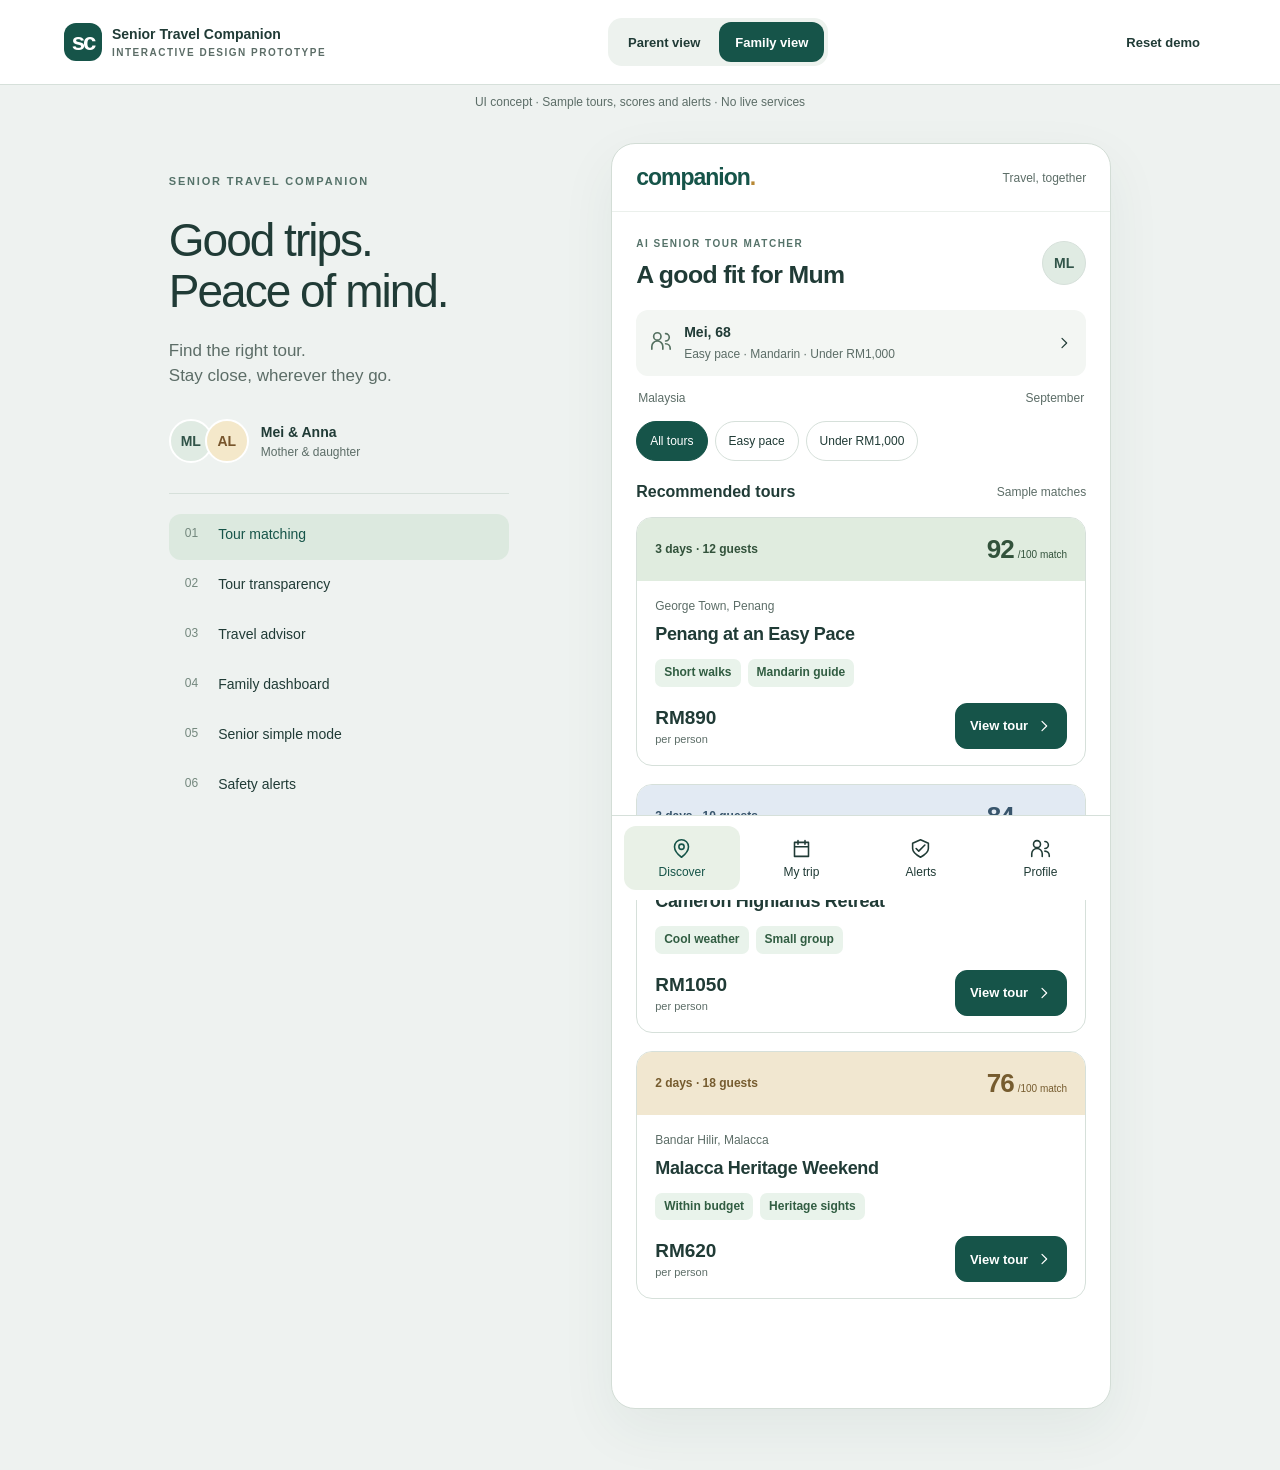
<file: prototype/index.html>
<!doctype html>
<html lang="en">
<head>
  <meta charset="utf-8">
  <meta name="viewport" content="width=device-width, initial-scale=1">
  <meta name="theme-color" content="#124c45">
  <title>Senior Travel Companion | Interactive Prototype</title>
  <link rel="stylesheet" href="styles.css">
  <script src="app.js" defer></script>
  <script src="views.js" defer></script>
</head>
<body>
  <a class="skip" href="#screen">Skip to app</a>
  <header class="demo-header">
    <div class="brand"><span class="brand-mark" aria-hidden="true">sc</span><div>Senior Travel Companion<small>INTERACTIVE DESIGN PROTOTYPE</small></div></div>
    <div class="role-switch" aria-label="Preview role">
      <button data-role="parent" aria-pressed="true">Parent view</button>
      <button data-role="child" aria-pressed="false">Family view</button>
    </div>
    <button class="reset" id="reset">Reset demo</button>
  </header>
  <div class="demo-note">UI concept · Sample tours, scores and alerts · No live services</div>
  <div class="workspace">
    <aside class="context">
      <p class="eyebrow">SENIOR TRAVEL COMPANION</p>
      <h1>Good trips.<br>Peace of mind.</h1>
      <p>Find the right tour.<br>Stay close, wherever they go.</p>
      <div class="people"><span class="avatar">ML</span><span class="avatar secondary">AL</span><div><strong>Mei &amp; Anna</strong><small>Mother &amp; daughter</small></div></div>
      <nav class="preview-menu" aria-label="Preview screens">
        <button data-preview="tours"><span>01</span> Tour matching</button>
        <button data-preview="trust"><span>02</span> Tour transparency</button>
        <button data-preview="advisor"><span>03</span> Travel advisor</button>
        <button data-preview="dashboard"><span>04</span> Family dashboard</button>
        <button data-preview="parent"><span>05</span> Senior simple mode</button>
        <button data-preview="alerts"><span>06</span> Safety alerts</button>
      </nav>
    </aside>
    <section class="app-shell" aria-label="Travel app prototype">
      <div class="app-brand"><strong>companion<span aria-hidden="true">.</span></strong><span>Travel, together</span></div>
      <main id="screen" tabindex="-1"></main>
      <nav id="app-nav" aria-label="App navigation"></nav>
    </section>
  </div>
  <div id="announcement" class="sr-only" role="status" aria-live="polite"></div>
</body>
</html>
</file>
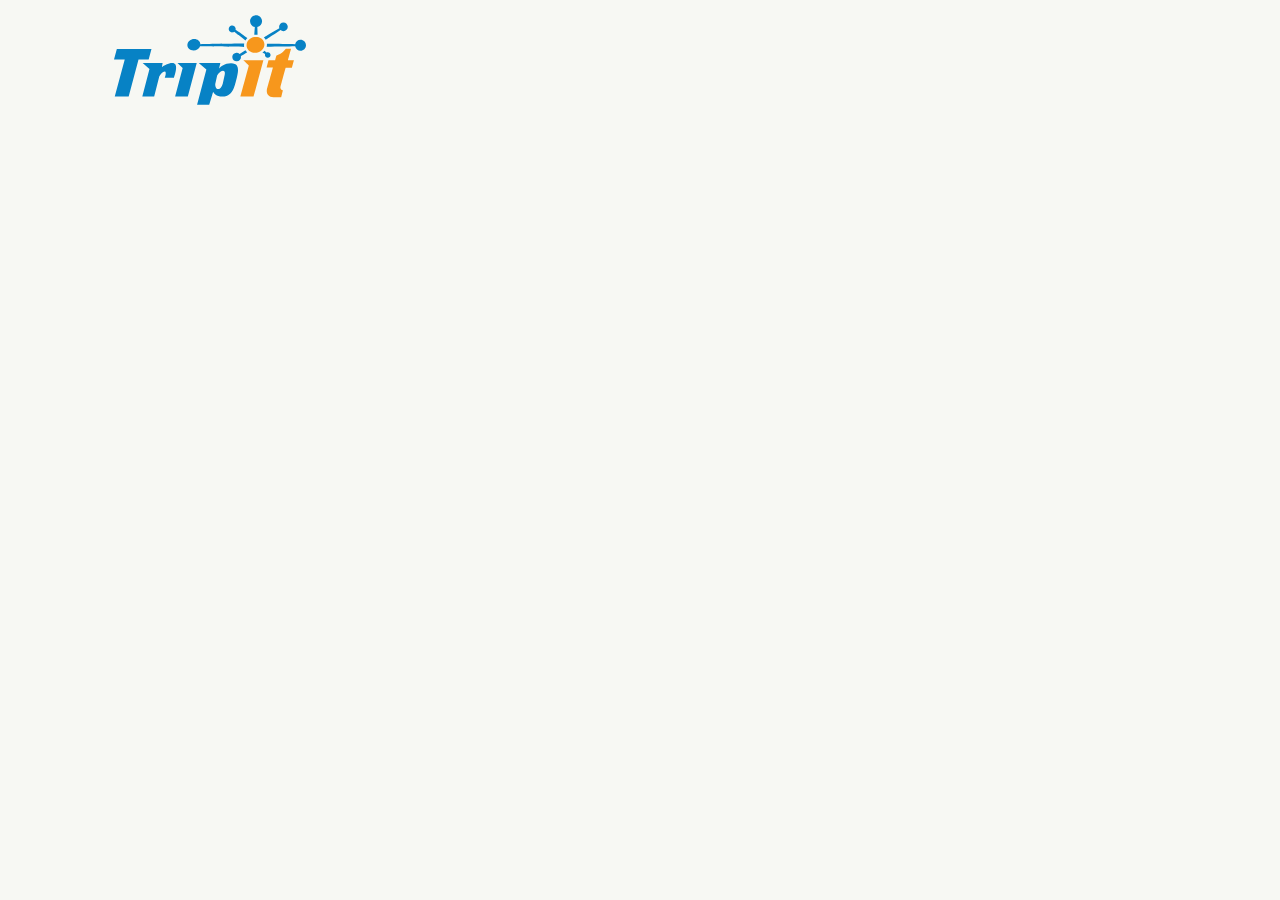
<file: .ppt-build/logos/tripit-render.html>
<!doctype html><html><style>html,body{margin:0;width:420px;height:120px;background:#F7F8F3;display:grid;place-items:center}img{width:300px;height:90px;object-fit:contain}</style><body><img src="tripit-official.svg"></body></html>
</file>
<file: prototype/styles.css>
:root{font-family:Inter,-apple-system,BlinkMacSystemFont,'Segoe UI',Arial,sans-serif;color:#203b36;background:#eef2f0;font-size:16px;--green:#165449;--ink:#203b36;--muted:#5c6d67;--line:#d6e0da;--pale:#edf4ef;--red:#a83238}
*{box-sizing:border-box}body{margin:0}button,input,select{font:inherit}button{cursor:pointer;min-height:44px;border:1px solid var(--line);border-radius:12px;background:white;color:var(--ink);padding:12px 16px;font-weight:600}button:hover{background:#edf4ef}button:focus-visible,a:focus-visible,input:focus-visible,select:focus-visible,summary:focus-visible{outline:3px solid #356ed0;outline-offset:3px}h1,h2,h3,p{margin-top:0}h2{font-size:1.55em;font-weight:650;line-height:1.2;letter-spacing:-.025em;margin-bottom:12px}h3{font-size:1em;line-height:1.35;font-weight:650;margin-bottom:10px}p{line-height:1.5}small{display:block}.icon{width:22px;height:22px;fill:none;stroke:currentColor;stroke-width:1.8;stroke-linecap:round;stroke-linejoin:round;flex-shrink:0}.sr-only{position:absolute;width:1px;height:1px;overflow:hidden;clip:rect(0,0,0,0)}.skip{position:absolute;top:-100px}.skip:focus{top:8px;left:8px;z-index:99;background:white;padding:16px}.demo-header{display:flex;align-items:center;justify-content:space-between;gap:24px;padding:18px 5%;border-bottom:1px solid var(--line);background:white}.brand{display:flex;align-items:center;gap:10px;font-size:14px;font-weight:650}.brand small{font-size:10px;letter-spacing:1.5px;color:var(--muted);margin-top:5px}.brand-mark{width:38px;height:38px;display:grid;place-items:center;background:var(--green);color:white;border-radius:12px;font-size:24px;letter-spacing:-2px}.role-switch{display:flex;padding:4px;gap:3px;border-radius:14px;background:#edf2ee}.role-switch button{font-size:13px;min-height:40px;border:0;background:transparent}.role-switch button[aria-pressed=true]{background:var(--green);color:white}.reset{border:0;font-size:13px}.demo-note{padding:10px 16px;text-align:center;font-size:12px;color:var(--muted)}.workspace{display:grid;grid-template-columns:340px minmax(0,500px);gap:8vw;justify-content:center;align-items:start;padding:24px 30px 60px}.context{padding-top:30px;position:sticky;top:30px}.eyebrow{font-size:11px;letter-spacing:1.8px;font-weight:700;color:#557269;margin-bottom:13px}.context h1{font-size:46px;font-weight:500;line-height:1.12;letter-spacing:-2px;margin:25px 0 20px}.context>p:not(.eyebrow){font-size:17px;color:var(--muted)}.people{display:flex;align-items:center;margin:30px 0}.avatar{width:44px;height:44px;border-radius:50%;display:inline-grid;place-items:center;flex-shrink:0;background:#e0ebe3;font-size:14px;font-weight:650;color:#315449;border:2px solid white}.secondary{background:#f4e8ca;color:#77552c}.people .secondary{margin-left:-8px;margin-right:12px}.people strong{font-size:14px}.people small{font-size:12px;color:var(--muted);margin-top:4px}.preview-menu{border-top:1px solid var(--line);padding-top:20px;display:grid;gap:4px}.preview-menu button{text-align:left;border:0;background:transparent;font-size:14px;display:flex;gap:20px;min-height:46px;font-weight:500}.preview-menu button span{color:#73877d;font-size:12px}.preview-menu button.active{background:#dce9df;color:var(--green)}.app-shell{min-width:0;background:white;border:1px solid #d3ddd6;border-radius:24px;overflow:clip;box-shadow:0 20px 55px #1a4e3910}.app-brand{display:flex;justify-content:space-between;align-items:center;padding:20px 24px;border-bottom:1px solid #ebf0ec;font-size:12px;color:var(--muted)}.app-brand strong{font-size:23px;color:var(--green);letter-spacing:-1px}.app-brand strong span{color:#b78835}#screen{padding:24px;min-height:520px;font-size:18px;outline:none}.family #screen{font-size:16px}#screen.large{font-size:24px}#screen h2{max-width:100%}.page-head{display:flex;align-items:center;justify-content:space-between;gap:12px;margin-bottom:20px}.page-head h2{margin-bottom:0}.page-head .eyebrow{font-size:10px;letter-spacing:1.5px;margin-bottom:9px}.profile-btn{padding:0;border:1px solid var(--line)}.sub{font-size:.9em;line-height:1.5;color:var(--muted);margin-bottom:16px}.micro{font-size:12px;color:var(--muted);line-height:1.5;margin:16px 0 0}.brief{margin:20px 0}.section-title{margin-top:25px;margin-bottom:14px}.section-line{display:flex;justify-content:space-between;align-items:center;gap:12px;margin:24px 0 14px}.section-line h3{margin:0}.section-line>span{font-size:12px;color:var(--muted)}.back{border:0;display:flex;align-items:center;gap:6px;padding:8px 0;margin:-8px 0 14px;font-size:.85em;min-height:44px}.back .icon{width:17px}.primary{background:var(--green);border-color:var(--green);color:white}.primary:hover{background:#103e36}.action{min-height:58px;width:100%;display:flex;align-items:center;justify-content:center;gap:10px;font-size:1em;margin-top:12px;padding:15px;font-weight:600}.family .action{min-height:50px;font-size:14px}.danger{border-color:#dbafb1;color:var(--red);background:#fff6f5}.danger:hover{background:#fce9e6}.two-actions{display:grid;grid-template-columns:1fr 1fr;gap:10px}.two-actions .action{padding:14px 8px}.text-link{display:flex;align-items:center;justify-content:space-between;gap:10px;border:0;background:none;color:var(--green);font-size:13px;min-height:44px;padding:10px 0}.text-link .icon{width:16px}.score-strip .text-link{font-size:12px}.badge{display:inline-flex;align-items:center;padding:6px 9px;border-radius:7px;background:#e9f3eb;color:#315d42;font-size:12px;font-weight:550;line-height:1.3}.badge.neutral{background:#eff1f0;color:#5b6a62}.tag-row{display:flex;gap:7px;flex-wrap:wrap}.profile-strip{display:flex;align-items:center;text-align:left;gap:12px;padding:13px 14px;width:100%;background:#f3f6f3;border:0}.profile-strip>span{color:#547060}.profile-strip>div{flex:1}.profile-strip strong{font-size:14px}.profile-strip small{font-size:12px;font-weight:400;color:var(--muted);margin-top:5px;line-height:1.45}.profile-strip>.icon{width:16px}.search-bar{display:flex;align-items:center;gap:9px;border:1px solid var(--line);border-radius:12px;padding:14px;margin:18px 0;font-size:14px}.search-bar .icon{width:18px;color:#698074}.search-date{margin-left:auto;color:var(--muted);font-size:12px}.chips{display:flex;align-items:center;flex-wrap:wrap;gap:7px;margin:16px 0}.chips button{border-radius:22px;padding:10px 13px;min-height:40px;font-size:12px;font-weight:500;background:white}.chips button[aria-pressed=true],.selected-label{background:var(--green);color:white;border-color:var(--green)}.chips>span{font-size:12px;color:var(--muted)}.chips .selected-label{padding:10px 15px;border-radius:20px;color:white}.tour-list{display:grid;gap:18px}.tour-card{border:1px solid var(--line);border-radius:16px;overflow:hidden}.tour-band{display:flex;justify-content:space-between;align-items:center;padding:16px 18px}.green{background:#e0ecdf;color:#32523b}.blue{background:#e2eaf3;color:#38556c}.gold{background:#f1e7d0;color:#765c2f}.tour-band>span{font-size:12px;font-weight:550}.tour-band>strong{font-size:26px;display:flex;align-items:baseline;gap:4px;letter-spacing:-1px}.tour-band small{font-size:10px;font-weight:500;letter-spacing:0}.tour-content{padding:18px}.location{font-size:12px;color:var(--muted);margin-bottom:7px}.tour-content h3{font-size:18px;margin-bottom:13px;letter-spacing:-.3px}.tour-bottom{display:flex;justify-content:space-between;align-items:center;gap:10px;margin-top:20px}.tour-bottom strong{font-size:19px;font-weight:650}.tour-bottom small{font-size:11px;color:var(--muted);margin-top:4px}.compact{display:flex;align-items:center;gap:8px;font-size:13px;min-height:44px;padding:11px 14px}.compact .icon{width:16px}.person-row{display:flex;align-items:center;gap:12px;padding:16px 0}.person-row>div{min-width:0}.person-row strong{font-size:.95em;font-weight:600}.person-row small{font-size:.78em;color:var(--muted);margin-top:5px;line-height:1.4}.field{display:block;font-size:13px;font-weight:550;margin:0}.field select{width:100%;font-size:13px;border:1px solid #afbeb4;background:white;color:var(--ink);border-radius:10px;padding:13px 9px;min-height:48px;margin-top:8px}.form-grid{display:grid;grid-template-columns:1fr 1fr;gap:18px 12px;margin:20px 0}.preference-grid{display:grid;grid-template-columns:1fr 1fr;gap:10px}.preference{display:flex;align-items:center;gap:8px;min-height:48px;padding:10px;font-size:12px;background:#f4f7f4;border-radius:10px}.preference input,.choice input{accent-color:var(--green);width:20px;height:20px;flex-shrink:0}.tour-hero{padding:25px 22px;border-radius:16px}.tour-hero p{font-size:12px;margin-bottom:9px}.tour-hero h2{font-size:27px;max-width:320px}.tour-hero>span{font-size:12px}.score-strip{display:flex;align-items:center;justify-content:space-between;gap:12px;padding:17px 0}.score-strip>div{display:flex;align-items:center;gap:10px}.score-strip>div>span:last-child{font-size:13px}.score-strip small{font-size:11px;color:var(--muted);margin-top:4px}.score-mini{font-size:26px;font-weight:650;color:var(--green)}.facts{display:grid;grid-template-columns:repeat(3,minmax(0,1fr));gap:10px;padding:18px 0;border-block:1px solid var(--line)}.facts>div{display:flex;align-items:flex-start;flex-direction:column;gap:7px}.facts .icon{width:20px;color:var(--muted)}.facts strong{font-size:14px;font-weight:600}.facts span{font-size:11px;color:var(--muted)}.itinerary-mini>div{display:flex;align-items:center;gap:18px;padding:14px 0;border-bottom:1px solid #edf1ed}.itinerary-mini span{font-size:11px;color:var(--muted);min-width:43px}.itinerary-mini strong{font-size:13px;font-weight:550;line-height:1.4}.price-line{display:flex;justify-content:space-between;align-items:center;margin:24px 0 6px;font-size:13px}.price-line strong{font-size:24px}.price-line>div>span{color:var(--muted)}.advisor-score{display:flex;align-items:center;gap:23px;padding:22px 0}.advisor-score h3{font-size:20px;margin-bottom:8px}.advisor-score p{font-size:12px;color:var(--muted);margin-bottom:12px}.score-ring{width:128px;height:128px;flex-shrink:0;display:grid;place-items:center;border-radius:50%;background:conic-gradient(var(--green) var(--score),#e6eee6 0)}.score-ring>div{width:108px;height:108px;display:grid;place-content:center;text-align:center;background:white;border-radius:50%}.score-ring strong{font-size:38px;font-weight:600;letter-spacing:-2px;line-height:1.2}.score-ring span{font-size:11px;color:var(--muted)}.input-tags{display:flex;gap:7px;flex-wrap:wrap;margin:12px 0 25px}.input-tags span{font-size:11px;padding:6px 8px;background:#f1f4f1;border-radius:6px;display:flex;align-items:center;gap:4px}.input-tags .icon{width:12px;height:12px}.score-row{margin:15px 0}.score-row>div:first-child{display:flex;justify-content:space-between;font-size:13px;margin-bottom:8px}.score-row strong{font-weight:600}.bar{height:6px;border-radius:5px;background:#eaf0ea;overflow:hidden}.bar i{display:block;height:100%;background:#43755d;border-radius:5px}.insight{background:#edf5ee;padding:16px;border-radius:12px;margin-top:18px}.insight h3{display:flex;align-items:center;gap:8px;font-size:13px}.insight .icon{width:17px;height:17px}.insight p{font-size:13px;margin-bottom:0;color:#46604d}.warning{background:#fff5df;color:#78591d}.warning p{color:#78591d}.trust-summary{display:flex;align-items:center;gap:13px;background:#f1f5f1;padding:16px;border-radius:12px;margin:20px 0 5px}.trust-summary strong{font-size:14px}.trust-summary small{font-size:11px;color:var(--muted);margin-top:6px}.trust-item{border-top:1px solid var(--line)}.trust-item summary{display:flex;align-items:center;gap:12px;min-height:76px;cursor:pointer;list-style:none}.trust-item summary::-webkit-details-marker{display:none}.trust-item summary>span:nth-child(2){flex:1}.trust-item strong{font-size:14px;font-weight:550}.trust-item small{font-size:12px;color:var(--muted);margin-top:5px}.expand{font-size:20px;color:var(--muted)}.trust-item[open] .expand{transform:rotate(45deg)}.trust-detail{padding:0 15px 18px 34px;font-size:12px;color:var(--muted);line-height:1.5}.trust-detail p{color:#78591d;margin-bottom:7px}.trust-detail span{display:block}.trip-label{display:flex;align-items:center;gap:7px;color:var(--muted);font-size:13px}.trip-label .icon{width:17px}.parent-status{border:1px solid var(--line);padding:4px 17px 17px;border-radius:16px;margin:20px 0 15px}.status-line{display:flex;justify-content:space-between;align-items:center;gap:8px}.status-line>span:last-child{font-size:11px;color:var(--muted)}.dashboard-grid{display:grid;grid-template-columns:1fr 1fr;gap:10px}.dashboard-grid>div{padding:15px;background:#f2f5f1;border-radius:12px}.dashboard-grid span{font-size:11px;color:var(--muted)}.dashboard-grid strong{display:block;font-size:14px;margin:10px 0 7px}.dashboard-grid small{font-size:12px;color:var(--muted)}.alert-preview{display:flex;align-items:center;width:100%;gap:12px;margin-top:17px;background:#f7f2e8;border-color:#e5d9bd;text-align:left}.alert-preview span{flex:1}.alert-preview strong{font-size:14px}.alert-preview small{font-size:11px;color:#736247;margin-top:5px;font-weight:400}.alert-preview>.icon{width:20px;color:#806329}.alert-detail{padding:24px;background:#fff5df;border:1px solid #ead9ad;border-radius:16px;margin:22px 0}.alert-detail h3{font-size:20px;margin:16px 0 8px}.alert-detail p{font-size:14px;color:#785b21;margin-bottom:13px}.alert-detail>span:last-child{font-size:11px;color:#806637}.alert-symbol{display:grid;place-items:center;width:40px;height:40px;background:#f2e1b7;border-radius:12px;color:#79561c}.sos-detail{background:#fff0ed;border-color:#e5bfbb}.sos-detail h3,.sos-detail p{color:#943737}.sos-detail .alert-symbol{background:#f8d9d4;color:#943737}.recipient{display:flex;align-items:center;justify-content:space-between;gap:10px;border-bottom:1px solid #e9eeea}.receipt{font-size:11px;color:#3d684a;background:#edf4eb;padding:6px 7px;border-radius:7px}.receipt.pending{background:#f4f0e7;color:#7a643d}.greeting{display:flex;align-items:center;justify-content:space-between;gap:12px;margin:0 0 20px}.greeting p{font-size:13px;color:var(--muted);margin-bottom:7px}.greeting h2{font-size:1.55em;margin:0}.text-size{font-size:12px;padding:10px;flex-shrink:0}.next{border-radius:18px;overflow:hidden;border:1px solid #ccdbcf;background:#edf4ec;margin:18px 0}.next-body{padding:23px}.next-label{font-size:12px;font-weight:600;color:#57705e;letter-spacing:1px;margin-bottom:12px}.next h3{font-size:1.3em;margin-bottom:12px;font-weight:600}.time{font-size:1.65em;font-weight:600;letter-spacing:-1px;margin:12px 0 17px}.detail{display:flex;align-items:center;gap:10px;font-size:.95em}.next-footer{display:flex;align-items:center;gap:10px;padding:15px 20px;background:#dfeade;font-size:.85em}.meeting-reminder{display:flex;align-items:center;gap:12px;padding:8px 0 15px}.meeting-reminder strong{font-size:.9em;font-weight:550}.meeting-reminder small{font-size:.8em;color:var(--muted);margin-top:5px}.stack{display:grid;gap:8px;margin-top:25px}.sos-heading{text-align:center;padding:25px 0}.sos-heading>.icon{width:48px;height:48px;color:var(--red);margin-bottom:17px}.sos-heading p{color:var(--muted);font-size:.9em}.status-note{background:#edf5ee;border-radius:12px;padding:15px;font-size:.85em;line-height:1.5;margin:16px 0;color:#345c40}.status-note strong{display:block;font-weight:600}.status-note.warn{background:#fff3db;color:#78591d}.success-icon{display:grid;place-items:center;width:65px;height:65px;border-radius:50%;background:#e4f0e3;color:var(--green);margin:20px 0}.success-icon .icon{width:34px;height:34px}.schedule{list-style:none;padding:0;margin:25px 0}.schedule li{display:grid;grid-template-columns:75px minmax(0,1fr);gap:14px;padding-bottom:20px}.schedule time{font-size:.75em;padding-top:14px;color:var(--muted)}.schedule section{padding:14px}.schedule .current section{background:#edf4ec;border-radius:12px}.schedule h3{font-size:.95em;font-weight:600;margin-bottom:6px}.schedule p{font-size:.8em;color:var(--muted);margin:0}.choice{display:flex;align-items:center;gap:12px;border:1px solid var(--line);border-radius:12px;padding:15px;margin:12px 0;min-height:60px;font-size:.9em;cursor:pointer}.choice:has(input:checked){background:#f0f6ee;border-color:#739b7b}.compare{display:grid;grid-template-columns:1fr 1fr;gap:12px;margin:24px 0}.compare>div{padding:18px;background:#f0f3f0;border-radius:12px}.compare>div:last-child{background:#e7f0e2}.compare small{font-size:.8em;color:var(--muted);margin-bottom:10px}.compare h3{font-size:1em}.compare strong{font-size:1.25em}.nav{display:grid;gap:4px;padding:10px 12px;border-top:1px solid var(--line);position:sticky;bottom:0;background:white;z-index:5}.nav button{display:flex;flex-direction:column;align-items:center;gap:6px;justify-content:center;font-size:12px;font-weight:500;min-height:64px;padding:9px 4px;border:0;background:white}.nav button[aria-current=page]{background:#e9f1e7;color:var(--green)}.nav .icon{width:21px;height:21px}.app-shell:not(.family) .nav button{font-size:14px}.large .greeting,.large .two-actions{display:flex;flex-wrap:wrap}.large .two-actions>*{flex:1;min-width:140px}.large .greeting h2{font-size:1.4em}
@media(max-width:1000px){.workspace{grid-template-columns:minmax(0,500px);padding:15px 20px 40px}.context{display:none}.demo-header{padding:15px 20px}.brand small{display:none}}
@media(max-width:540px){.demo-header{padding:12px 16px;gap:10px;flex-wrap:wrap}.brand{font-size:12px;flex:1}.brand-mark{width:28px;height:28px;font-size:19px;border-radius:9px}.role-switch{order:3;width:100%}.role-switch button{flex:1}.reset{font-size:12px;min-height:32px;padding:5px}.demo-note{font-size:10px;padding:8px 12px}.workspace{display:block;padding:0}.app-shell{border-radius:0;border:0;box-shadow:none}.app-brand{padding:16px 20px}.app-brand strong{font-size:21px}#screen{padding:22px 20px;min-height:480px}.family #screen{font-size:16px}.page-head h2{font-size:25px}.advisor-score{gap:16px}.score-ring{width:110px;height:110px}.score-ring>div{width:92px;height:92px}.score-ring strong{font-size:32px}.recipient .person-row{gap:8px}.recipient .avatar{width:36px;height:36px}.receipt{font-size:10px}.tour-content h3{font-size:18px}.score-strip{flex-wrap:wrap}.two-actions .action{font-size:.85em}}
@media(max-width:360px){.form-grid,.preference-grid{grid-template-columns:1fr}.advisor-score{flex-wrap:wrap}.recipient{flex-wrap:wrap;padding-bottom:12px}.chips{gap:5px}.chips button{padding:9px 11px}}
@media(prefers-reduced-motion:reduce){*{scroll-behavior:auto!important}}

.destination-line{display:flex;justify-content:space-between;font-size:12px;color:var(--muted);margin:15px 2px 0}.tour-content{padding:16px 18px}.tour-bottom{margin-top:16px}.section-line{margin-top:20px}
@media(max-width:540px){.demo-header .brand{display:none}.demo-header .role-switch{order:0;width:auto;flex:1}.demo-header{padding:8px 12px}.role-switch button{padding:9px 12px}.next-body{padding:18px 20px}.next-label{margin-bottom:8px}.next h3{margin-bottom:5px}.time{margin:8px 0 10px;font-size:1.5em}.next{margin:14px 0}.meeting-reminder{padding:5px 0 8px}}

.map-card{display:block;width:100%;padding:0;margin:16px 0;border-radius:16px;overflow:hidden;text-align:left;background:white;border:1px solid var(--line)}
.map-card:hover{background:white;border-color:#9bb0a2}
.map-frame{position:relative;aspect-ratio:16/9;overflow:hidden;background:#dce7e1}
.map-frame img{display:block;width:100%;height:100%;object-fit:cover}
.map-card:not(.map-expanded) .map-frame img{transition:transform .25s ease}
.map-card:not(.map-expanded):hover .map-frame img{transform:scale(1.025)}
.map-future{position:absolute;top:10px;left:10px;padding:6px 9px;border-radius:20px;background:rgba(25,61,54,.92);color:white;font-size:10px;font-weight:700;letter-spacing:.4px;text-transform:uppercase}
.map-person{position:absolute;left:48%;top:52%;width:38px;height:38px;display:grid;place-items:center;border-radius:50%;background:white;box-shadow:0 3px 13px #173d3450}
.map-person:after{content:"";position:absolute;inset:-6px;border:2px solid rgba(22,84,73,.28);border-radius:50%}
.map-person span{width:30px;height:30px;display:grid;place-items:center;border-radius:50%;background:var(--green);color:white;font-size:10px;font-weight:700}
.map-stop{position:absolute;right:18%;bottom:20%;display:grid;place-items:center;width:36px;height:36px;border-radius:50% 50% 50% 6px;transform:rotate(-45deg);background:#bd8231;color:white;box-shadow:0 3px 12px #53381945}
.map-stop .icon{width:19px;transform:rotate(45deg)}
.map-place{position:absolute;padding:7px 9px;border-radius:8px;background:rgba(255,255,255,.94);box-shadow:0 3px 12px #173d3425}
.map-place strong{display:block;font-size:10px}
.map-place small{font-size:9px;color:var(--muted);margin-top:3px}
.map-place-mei{left:31%;top:70%}
.map-place-stop{right:4%;bottom:6%}
.map-card-footer{display:flex;align-items:center;gap:12px;padding:13px 15px}
.map-card-footer>span{flex:1}
.map-card-footer strong{display:block;font-size:14px}
.map-card-footer small{font-size:11px;color:var(--muted);font-weight:400;margin-top:4px}
.map-card-footer>.icon{width:17px}
.map-expanded{border:0;margin:6px 0 20px}
.map-expanded .map-frame{aspect-ratio:4/3;border-radius:16px}
.map-status-list{margin-top:6px}
.map-status-list>div{display:flex;align-items:center;gap:12px;padding:14px 0;border-bottom:1px solid var(--line)}
.map-status-list>div>.icon{color:var(--green)}
.map-status-list>div>span{flex:1}
.map-status-list strong{display:block;font-size:13px}
.map-status-list small{font-size:11px;color:var(--muted);margin-top:5px}

@media(max-width:380px){.map-place{display:none}.map-future{font-size:9px}.map-person{left:47%;top:55%}}
</file>
